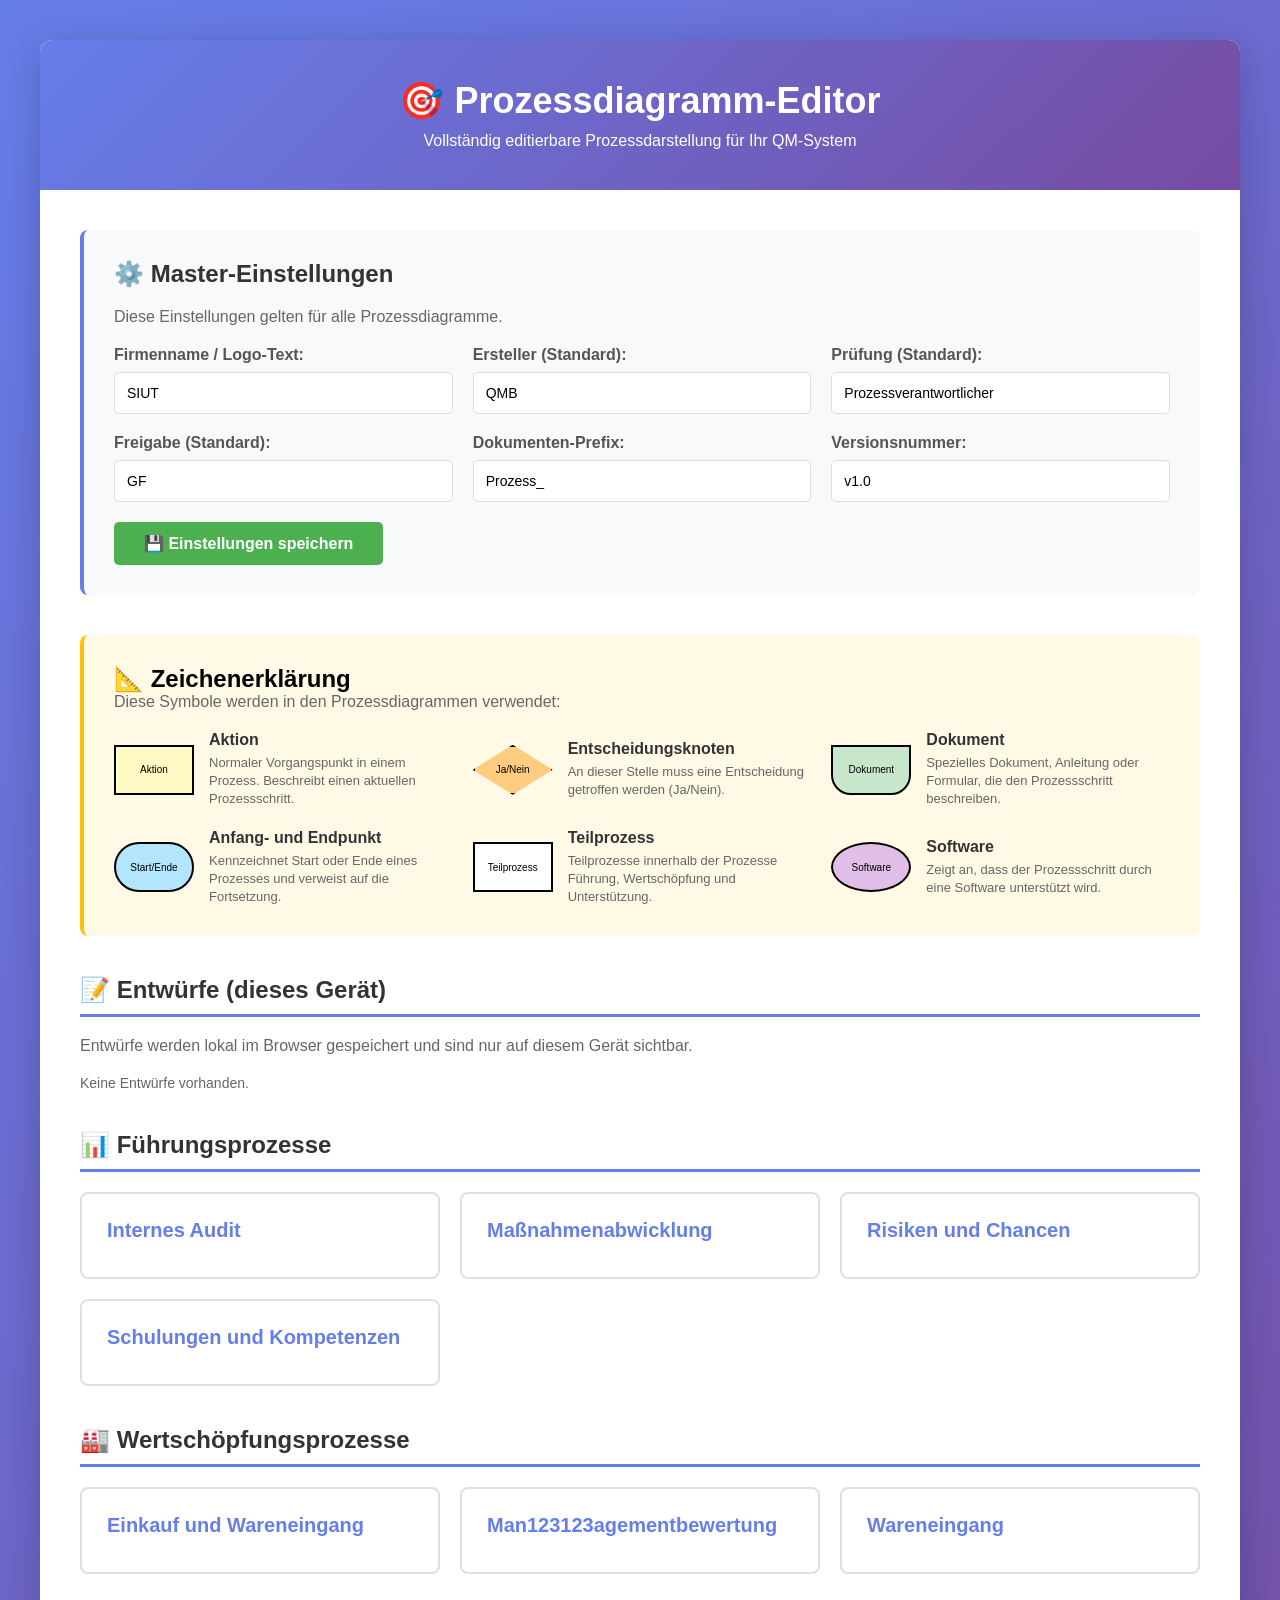
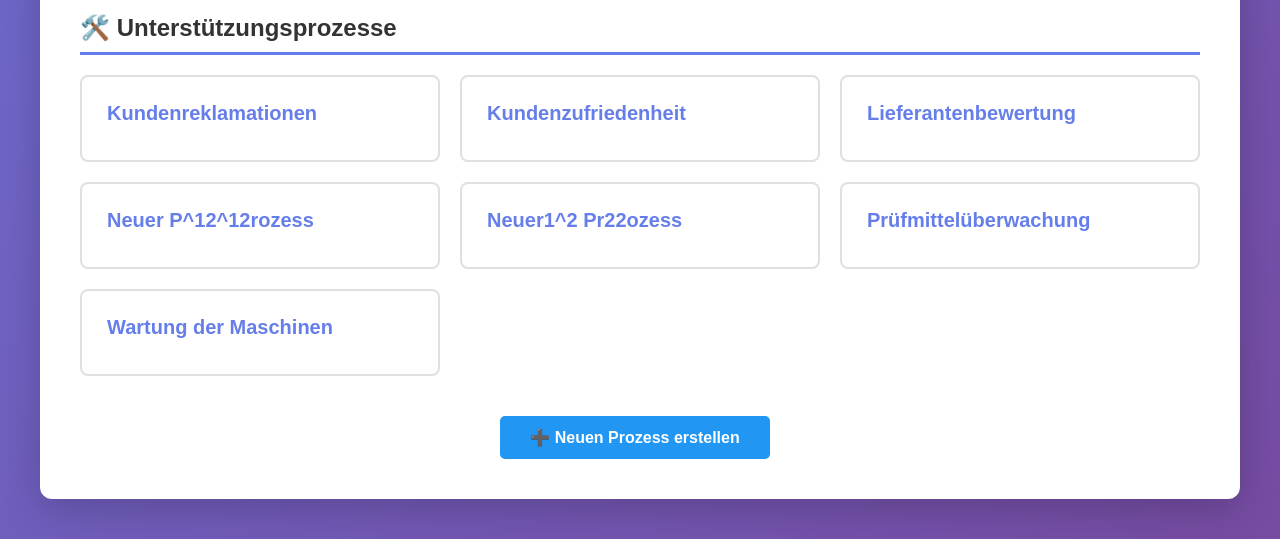
<file: index.html>
<!DOCTYPE html>
<html lang="de">
<head>
    <meta charset="UTF-8">
    <meta name="viewport" content="width=device-width, initial-scale=1.0">
    <title>Prozessdiagramm-Editor - Master</title>
    <style>
        * {
            margin: 0;
            padding: 0;
            box-sizing: border-box;
        }
        
        body {
            font-family: Arial, sans-serif;
            background: linear-gradient(135deg, #667eea 0%, #764ba2 100%);
            padding: 40px 20px;
            min-height: 100vh;
        }
        
        .container {
            max-width: 1200px;
            margin: 0 auto;
            background: white;
            border-radius: 12px;
            box-shadow: 0 10px 40px rgba(0,0,0,0.2);
            overflow: hidden;
        }
        
        .header {
            background: linear-gradient(135deg, #667eea 0%, #764ba2 100%);
            color: white;
            padding: 40px;
            text-align: center;
        }
        
        .header h1 {
            font-size: 36px;
            margin-bottom: 10px;
        }
        
        .content {
            padding: 40px;
        }
        
        .settings-section {
            background: #f8f9fa;
            padding: 30px;
            border-radius: 8px;
            margin-bottom: 40px;
            border-left: 4px solid #667eea;
        }
        
        .settings-section h2 {
            margin-bottom: 20px;
            color: #333;
        }
        
        .form-grid {
            display: grid;
            grid-template-columns: repeat(auto-fit, minmax(250px, 1fr));
            gap: 20px;
            margin-bottom: 20px;
        }
        
        .form-field label {
            display: block;
            margin-bottom: 8px;
            font-weight: bold;
            color: #555;
        }
        
        .form-field input {
            width: 100%;
            padding: 12px;
            border: 1px solid #ddd;
            border-radius: 5px;
            font-size: 14px;
        }
        
        .btn {
            background: #4CAF50;
            color: white;
            border: none;
            padding: 12px 30px;
            border-radius: 5px;
            cursor: pointer;
            font-size: 16px;
            font-weight: bold;
            margin-right: 10px;
        }
        
        .btn:hover {
            background: #45a049;
        }
        
        .btn-secondary {
            background: #2196F3;
        }
        
        .btn-secondary:hover {
            background: #0b7dda;
        }
        
        .process-grid {
            display: grid;
            grid-template-columns: repeat(auto-fill, minmax(300px, 1fr));
            gap: 20px;
        }
        
        .process-card {
            background: white;
            border: 2px solid #e0e0e0;
            border-radius: 8px;
            padding: 25px;
            text-decoration: none;
            color: inherit;
            transition: all 0.3s ease;
            cursor: pointer;
        }
        
        .process-card:hover {
            border-color: #667eea;
            box-shadow: 0 5px 20px rgba(102, 126, 234, 0.3);
            transform: translateY(-3px);
        }
        
        .process-card h3 {
            color: #667eea;
            margin-bottom: 10px;
            font-size: 20px;
        }
        
        .process-card p {
            color: #666;
            font-size: 14px;
            line-height: 1.6;
        }
        
        .category-title {
            font-size: 24px;
            color: #333;
            margin: 40px 0 20px 0;
            padding-bottom: 10px;
            border-bottom: 3px solid #667eea;
        }
        
        .success-message {
            background: #d4edda;
            color: #155724;
            padding: 15px;
            border-radius: 5px;
            margin-bottom: 20px;
            display: none;
        }
        
        .legend-section {
            background: #fff9e6;
            padding: 30px;
            border-radius: 8px;
            margin-bottom: 40px;
            border-left: 4px solid #ffc107;
        }
        
        .legend-grid {
            display: grid;
            grid-template-columns: repeat(auto-fit, minmax(300px, 1fr));
            gap: 20px;
            margin-top: 20px;
        }
        
        .legend-item {
            display: flex;
            align-items: center;
            gap: 15px;
        }
        
        .legend-shape {
            min-width: 80px;
            height: 50px;
            border: 2px solid #000;
            display: flex;
            align-items: center;
            justify-content: center;
            font-size: 10px;
            flex-shrink: 0;
        }
        
        .shape-action {
            background: #FFF9C4;
        }
        
        .shape-decision {
            background: #FFCC80;
            clip-path: polygon(50% 0%, 100% 50%, 50% 100%, 0% 50%);
        }
        
        .shape-document {
            background: #C8E6C9;
            border-radius: 0 0 20px 20px;
        }
        
        .shape-start-end {
            background: #B3E5FC;
            border-radius: 25px;
        }
        
        .shape-subprocess {
            background: white;
        }
        
        .shape-software {
            background: #E1BEE7;
            border-radius: 50%;
        }
        
        .legend-text {
            flex: 1;
        }
        
        .legend-text strong {
            display: block;
            margin-bottom: 5px;
            color: #333;
        }
        
        .legend-text p {
            font-size: 13px;
            color: #666;
            line-height: 1.4;
        }
    </style>
</head>
<body>
    <div class="container">
        <div class="header">
            <h1>🎯 Prozessdiagramm-Editor</h1>
            <p>Vollständig editierbare Prozessdarstellung für Ihr QM-System</p>
        </div>
        
        <div class="content">
            <!-- Master-Einstellungen -->
            <div class="settings-section">
                <h2>⚙️ Master-Einstellungen</h2>
                <p style="margin-bottom: 20px; color: #666;">Diese Einstellungen gelten für alle Prozessdiagramme.</p>
                
                <div class="success-message" id="successMessage">
                    ✅ Einstellungen erfolgreich gespeichert!
                </div>
                
                <div class="form-grid">
                    <div class="form-field">
                        <label>Firmenname / Logo-Text:</label>
                        <input type="text" id="masterLogo" placeholder="z.B. Nest OG" value="SIUT">
                    </div>
                    
                    <div class="form-field">
                        <label>Ersteller (Standard):</label>
                        <input type="text" id="masterErsteller" placeholder="z.B. QMB" value="QMB">
                    </div>
                    
                    <div class="form-field">
                        <label>Prüfung (Standard):</label>
                        <input type="text" id="masterPruefung" placeholder="z.B. Prozessverantwortlicher" value="Prozessverantwortlicher">
                    </div>
                    
                    <div class="form-field">
                        <label>Freigabe (Standard):</label>
                        <input type="text" id="masterFreigabe" placeholder="z.B. GF" value="GF">
                    </div>
                    
                    <div class="form-field">
                        <label>Dokumenten-Prefix:</label>
                        <input type="text" id="masterDocPrefix" placeholder="z.B. QM-DOC-" value="Prozess_">
                    </div>
                    
                    <div class="form-field">
                        <label>Versionsnummer:</label>
                        <input type="text" id="masterVersion" placeholder="z.B. v1.0" value="v1.0">
                    </div>
                </div>
                
                <button class="btn" onclick="saveMasterSettings()">💾 Einstellungen speichern</button>
            </div>
            
            <!-- Zeichenerklärung -->
            <div class="legend-section">
                <h2>📐 Zeichenerklärung</h2>
                <p style="margin-bottom: 20px; color: #666;">Diese Symbole werden in den Prozessdiagrammen verwendet:</p>
                
                <div class="legend-grid">
                    <div class="legend-item">
                        <div class="legend-shape shape-action">Aktion</div>
                        <div class="legend-text">
                            <strong>Aktion</strong>
                            <p>Normaler Vorgangspunkt in einem Prozess. Beschreibt einen aktuellen Prozessschritt.</p>
                        </div>
                    </div>
                    
                    <div class="legend-item">
                        <div class="legend-shape shape-decision">Ja/Nein</div>
                        <div class="legend-text">
                            <strong>Entscheidungsknoten</strong>
                            <p>An dieser Stelle muss eine Entscheidung getroffen werden (Ja/Nein).</p>
                        </div>
                    </div>
                    
                    <div class="legend-item">
                        <div class="legend-shape shape-document">Dokument</div>
                        <div class="legend-text">
                            <strong>Dokument</strong>
                            <p>Spezielles Dokument, Anleitung oder Formular, die den Prozessschritt beschreiben.</p>
                        </div>
                    </div>
                    
                    <div class="legend-item">
                        <div class="legend-shape shape-start-end">Start/Ende</div>
                        <div class="legend-text">
                            <strong>Anfang- und Endpunkt</strong>
                            <p>Kennzeichnet Start oder Ende eines Prozesses und verweist auf die Fortsetzung.</p>
                        </div>
                    </div>
                    
                    <div class="legend-item">
                        <div class="legend-shape shape-subprocess">Teilprozess</div>
                        <div class="legend-text">
                            <strong>Teilprozess</strong>
                            <p>Teilprozesse innerhalb der Prozesse Führung, Wertschöpfung und Unterstützung.</p>
                        </div>
                    </div>
                    
                    <div class="legend-item">
                        <div class="legend-shape shape-software">Software</div>
                        <div class="legend-text">
                            <strong>Software</strong>
                            <p>Zeigt an, dass der Prozessschritt durch eine Software unterstützt wird.</p>
                        </div>
                    </div>
                </div>
            </div>
            
            <!-- Prozessliste -->
            <h2 class="category-title">📝 Entwürfe (dieses Gerät)</h2>
            <p style="margin: 0 0 20px 0; color: #666;">Entwürfe werden lokal im Browser gespeichert und sind nur auf diesem Gerät sichtbar.</p>
            <div class="process-grid" id="draftGrid"></div>

            <h2 class="category-title">📊 Führungsprozesse</h2>
            <div class="process-grid" id="processGridFuehrung">
                <div class="process-card" onclick="openProcess('managementbewertung')">
                    <h3>Managementbewertung</h3>
                    <p>Jährliche Bewertung des QM-Systems durch die Geschäftsführung</p>
                </div>
                
                <div class="process-card" onclick="openProcess('risiken-chancen')">
                    <h3>Risiken und Chancen</h3>
                    <p>Ermittlung und Bewertung von Risiken und Chancen</p>
                </div>
                
                <div class="process-card" onclick="openProcess('internes-audit')">
                    <h3>Internes Audit</h3>
                    <p>Planung und Durchführung interner Audits</p>
                </div>
                
                <div class="process-card" onclick="openProcess('massnahmen')">
                    <h3>Maßnahmenabwicklung</h3>
                    <p>Verwaltung und Überwachung von Korrektur- und Verbesserungsmaßnahmen</p>
                </div>
                
                <div class="process-card" onclick="openProcess('schulungen')">
                    <h3>Schulungen und Kompetenzen</h3>
                    <p>Ermittlung Schulungsbedarf und Kompetenzentwicklung</p>
                </div>
            </div>
            
            <h2 class="category-title">🏭 Wertschöpfungsprozesse</h2>
            <div class="process-grid" id="processGridWertschoepfung">
                <div class="process-card" onclick="openProcess('einkauf')">
                    <h3>Einkauf und Wareneingang</h3>
                    <p>Beschaffungsprozess von der Anfrage bis zur Warenannahme</p>
                </div>
                
                <div class="process-card" onclick="openProcess('wareneingang')">
                    <h3>Wareneingang</h3>
                    <p>Prüfung und Freigabe eingehender Waren</p>
                </div>
            </div>
            
            <h2 class="category-title">🛠️ Unterstützungsprozesse</h2>
            <div class="process-grid" id="processGridUnterstuetzung">
                <div class="process-card" onclick="openProcess('kundenzufriedenheit')">
                    <h3>Kundenzufriedenheit</h3>
                    <p>Ermittlung und Bewertung der Kundenzufriedenheit</p>
                </div>
                
                <div class="process-card" onclick="openProcess('reklamationen')">
                    <h3>Kundenreklamationen</h3>
                    <p>Bearbeitung von Kundenbeschwerden und Reklamationen</p>
                </div>
                
                <div class="process-card" onclick="openProcess('lieferanten')">
                    <h3>Lieferantenbewertung</h3>
                    <p>Bewertung und Auswahl von Lieferanten</p>
                </div>
                
                <div class="process-card" onclick="openProcess('wartung')">
                    <h3>Wartung der Maschinen</h3>
                    <p>Planung und Durchführung von Maschinenwartungen</p>
                </div>
                
                <div class="process-card" onclick="openProcess('pruefmittel')">
                    <h3>Prüfmittelüberwachung</h3>
                    <p>Kalibrierung und Überwachung von Prüfmitteln</p>
                </div>
            </div>
            
            <div style="margin-top: 40px; text-align: center;">
                <button class="btn btn-secondary" onclick="openProcess('new')">➕ Neuen Prozess erstellen</button>
            </div>
        </div>
    </div>
    
    <script>
        function loadMasterConfig() {
            const saved = localStorage.getItem('masterConfig');
            if (saved) {
                const config = JSON.parse(saved);
                document.getElementById('masterLogo').value = config.logo || 'SIUT';
                document.getElementById('masterErsteller').value = config.ersteller || 'QMB';
                document.getElementById('masterPruefung').value = config.pruefung || 'Prozessverantwortlicher';
                document.getElementById('masterFreigabe').value = config.freigabe || 'GF';
                document.getElementById('masterDocPrefix').value = config.docPrefix || 'Prozess_';
                document.getElementById('masterVersion').value = config.version || 'v1.0';
            }
        }
        
        function saveMasterSettings() {
            const config = {
                logo: document.getElementById('masterLogo').value,
                ersteller: document.getElementById('masterErsteller').value,
                pruefung: document.getElementById('masterPruefung').value,
                freigabe: document.getElementById('masterFreigabe').value,
                docPrefix: document.getElementById('masterDocPrefix').value,
                version: document.getElementById('masterVersion').value,
                date: new Date().toISOString().split('T')[0]
            };
            
            localStorage.setItem('masterConfig', JSON.stringify(config));
            
            const msg = document.getElementById('successMessage');
            msg.style.display = 'block';
            setTimeout(() => {
                msg.style.display = 'none';
            }, 3000);
        }
        
        function openProcess(processName) {
            window.location.href = `editor.html?process=${processName}`;
        }

        function loadDrafts() {
            const grid = document.getElementById('draftGrid');
            if (!grid) return;

            const drafts = [];
            for (let i = 0; i < localStorage.length; i++) {
                const storageKey = localStorage.key(i);
                if (!storageKey || !storageKey.startsWith('process_')) continue;
                if (storageKey === 'process_new') continue;

                const key = storageKey.substring('process_'.length);
                if (!key) continue;

                try {
                    const raw = localStorage.getItem(storageKey);
                    if (!raw) continue;
                    const proc = JSON.parse(raw);
                    drafts.push({
                        key,
                        title: (proc && proc.title) ? String(proc.title) : key,
                        description: (proc && proc.description) ? String(proc.description) : ''
                    });
                } catch {
                    // ignore broken drafts
                }
            }

            if (drafts.length === 0) {
                grid.innerHTML = '<div style="color:#666; font-size:14px;">Keine Entwürfe vorhanden.</div>';
                return;
            }

            drafts.sort((a, b) => String(a.title).toLowerCase().localeCompare(String(b.title).toLowerCase(), 'de'));

            grid.innerHTML = '';
            for (const d of drafts) {
                const card = document.createElement('div');
                card.className = 'process-card';
                card.onclick = () => openProcess(d.key);

                const h3 = document.createElement('h3');
                h3.textContent = d.title;
                card.appendChild(h3);

                const pEl = document.createElement('p');
                pEl.textContent = d.description ? d.description : 'Entwurf (lokal gespeichert)';
                card.appendChild(pEl);

                grid.appendChild(card);
            }
        }

        function normalizeCategory(value) {
            if (value == null) return 'unterstuetzung';
            const raw = String(value).trim().toLowerCase();
            if (raw === 'fuehrung' || raw === 'wertschoepfung' || raw === 'unterstuetzung') return raw;
            if (raw === '1') return 'fuehrung';
            if (raw === '2') return 'wertschoepfung';
            if (raw === '3') return 'unterstuetzung';
            const s = raw
                .replace(/ä/g, 'ae')
                .replace(/ö/g, 'oe')
                .replace(/ü/g, 'ue')
                .replace(/ß/g, 'ss');
            if (s.includes('fuehr')) return 'fuehrung';
            if (s.includes('wert') || s.includes('schoepf')) return 'wertschoepfung';
            if (s.includes('unter') || s.includes('stuetz')) return 'unterstuetzung';
            return 'unterstuetzung';
        }

        function renderProcessGrid(gridEl, processes) {
            if (!gridEl) return;
            gridEl.innerHTML = '';

            const sorted = [...processes].sort((a, b) => {
                const ta = String(a?.title || a?.key || '').toLowerCase();
                const tb = String(b?.title || b?.key || '').toLowerCase();
                return ta.localeCompare(tb, 'de');
            });

            for (const p of sorted) {
                if (!p || typeof p.key !== 'string') continue;
                const key = p.key;
                const title = p.title || key;
                const desc = p.description || '';

                const card = document.createElement('div');
                card.className = 'process-card';
                card.onclick = () => openProcess(key);

                const h3 = document.createElement('h3');
                h3.textContent = title;
                card.appendChild(h3);

                const pEl = document.createElement('p');
                pEl.textContent = desc;
                card.appendChild(pEl);

                gridEl.appendChild(card);
            }
        }

        async function loadProcessCatalog() {
            try {
                const res = await fetch('data/processes.json', { cache: 'no-store' });
                if (!res.ok) throw new Error(`HTTP ${res.status}`);
                const json = await res.json();
                const processes = Array.isArray(json?.processes) ? json.processes : [];

                const fuehrung = [];
                const wertschoepfung = [];
                const unterstuetzung = [];

                for (const proc of processes) {
                    if (!proc || typeof proc.key !== 'string') continue;
                    const cat = normalizeCategory(proc.category);
                    if (cat === 'fuehrung') fuehrung.push(proc);
                    else if (cat === 'wertschoepfung') wertschoepfung.push(proc);
                    else unterstuetzung.push(proc);
                }

                renderProcessGrid(document.getElementById('processGridFuehrung'), fuehrung);
                renderProcessGrid(document.getElementById('processGridWertschoepfung'), wertschoepfung);
                renderProcessGrid(document.getElementById('processGridUnterstuetzung'), unterstuetzung);
            } catch (e) {
                // Fallback: keep static HTML list
                console.warn('Konnte Prozesse nicht dynamisch laden, nutze statische Liste.', e);
            }
        }
        
        window.addEventListener('load', () => {
            loadMasterConfig();
            loadDrafts();
            loadProcessCatalog();
        });
    </script>
</body>
</html>
</file>
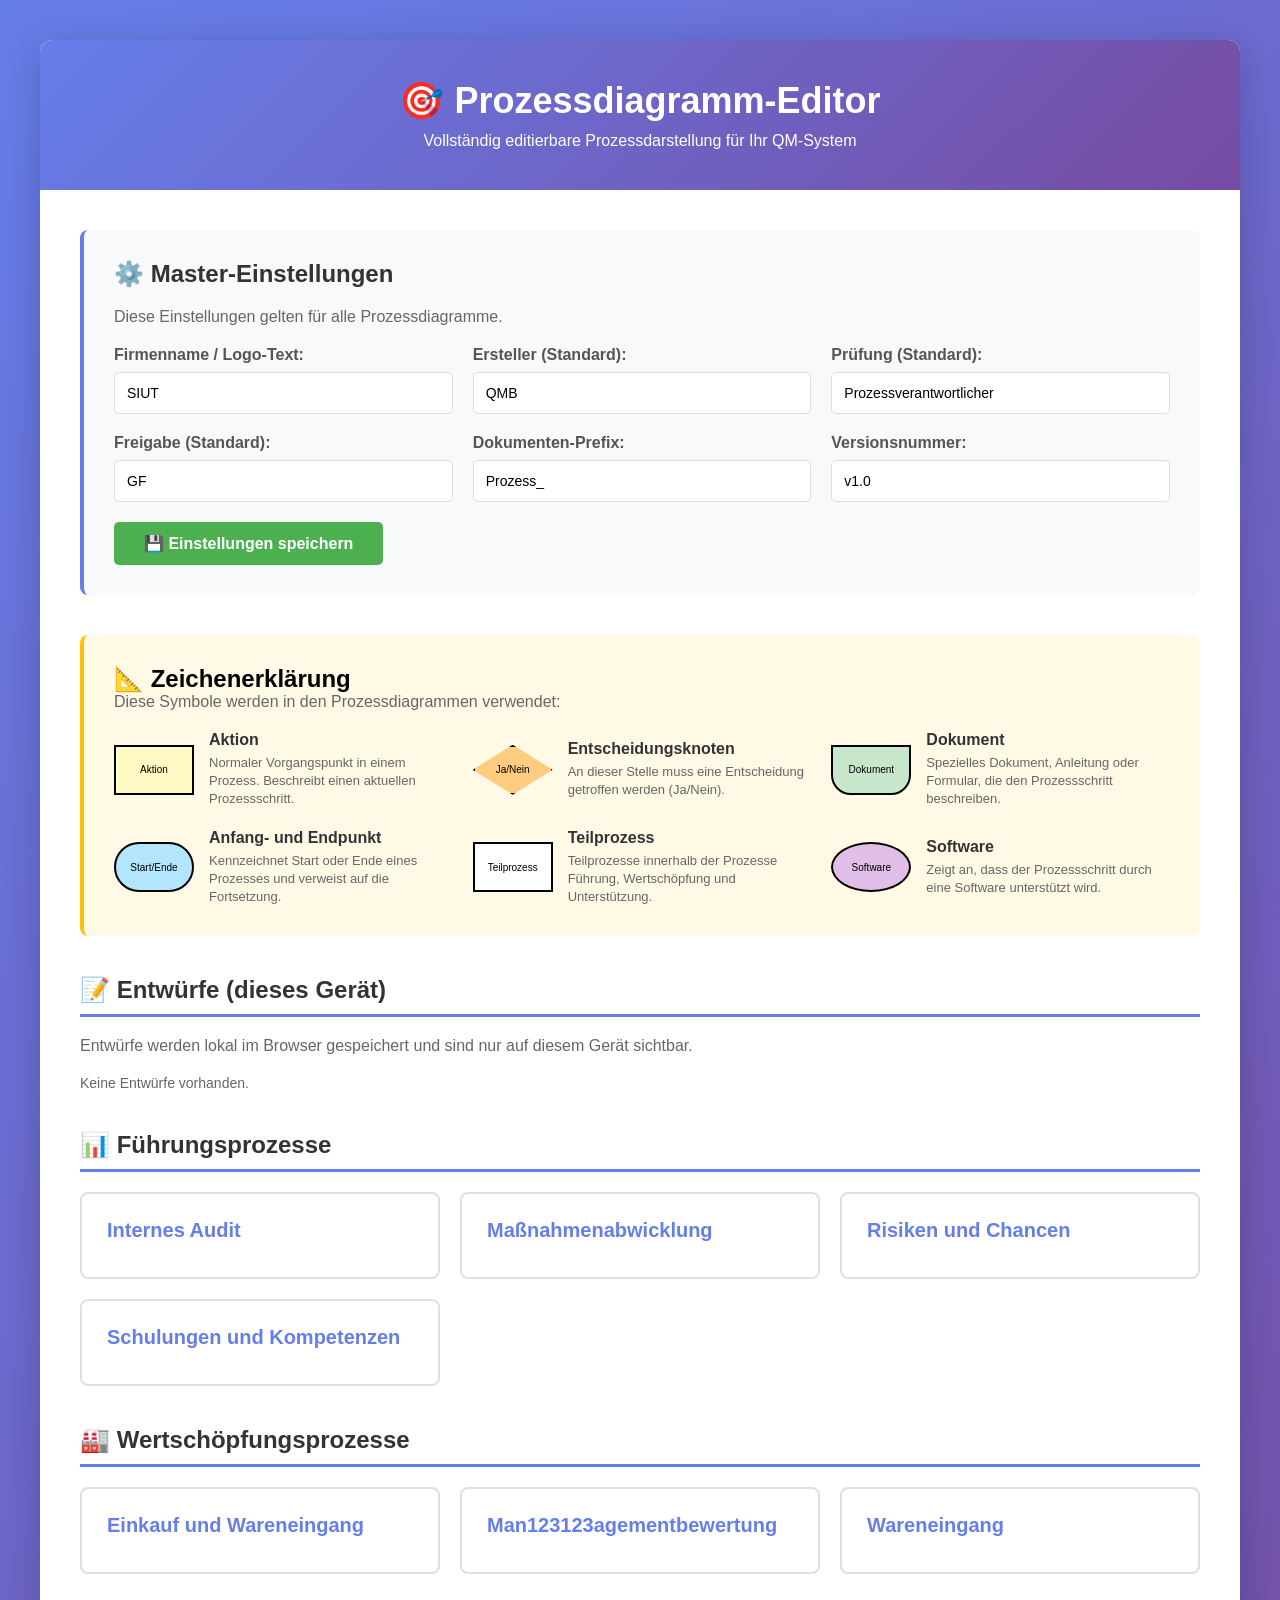
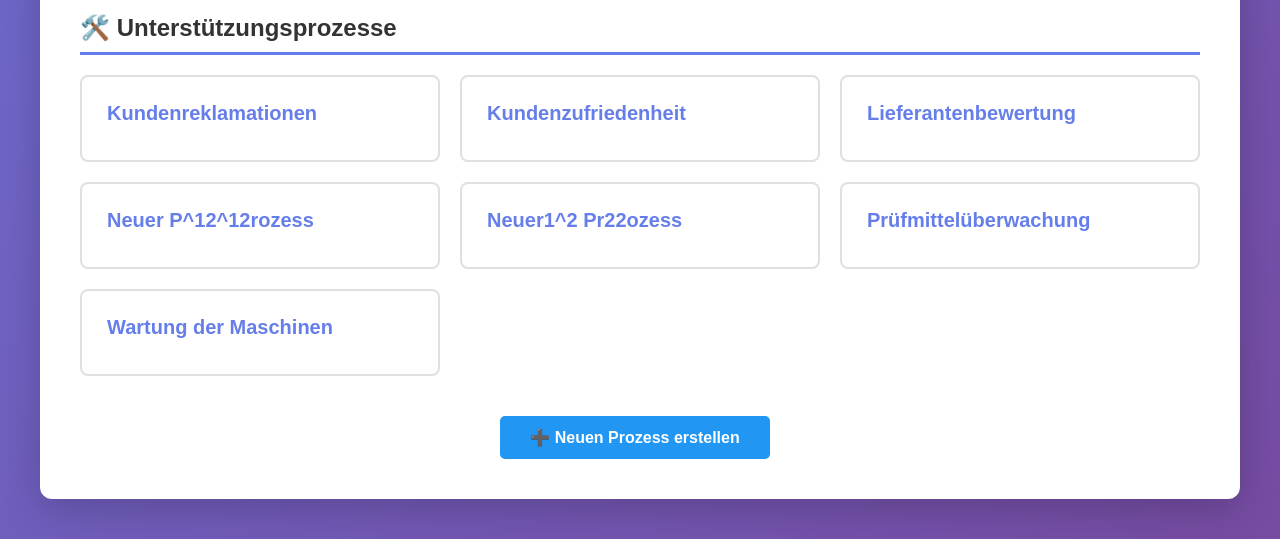
<file: editor.html>
<!DOCTYPE html>
<html lang="de">
<head>
    <meta charset="UTF-8">
    <meta name="viewport" content="width=device-width, initial-scale=1.0">
    <title>Prozess-Editor</title>
    <link rel="stylesheet" href="styles.css">
</head>
<body>
    <div class="editor-container">
        <!-- Toolbar -->
        <div class="toolbar">
            <a href="index.html" class="btn btn-back">← Zurück</a>
            
            <div class="toolbar-group">
                <button class="btn btn-primary" onclick="addBox('action')">➕ Aktion</button>
                <button class="btn" onclick="addBox('decision')">◆ Entscheidung</button>
                <button class="btn" onclick="addBox('document')">📄 Dokument</button>
                <button class="btn" onclick="addBox('start-end')">⚪ Start/Ende</button>
                <button class="btn" onclick="addBox('subprocess')">📋 Teilprozess</button>
                <button class="btn" onclick="addBox('software')">💻 Software</button>
            </div>
            
            <div class="toolbar-group">
                <button class="btn" onclick="addSwimlane()">🏊 Swimlane hinzufügen</button>
                <button class="btn" id="connectionBtn" onclick="toggleConnectionMode()">🔗 Verbindung erstellen</button>
            </div>
            
            <div class="toolbar-group">
                <button class="btn btn-success" onclick="saveProcess()">💾 Speichern</button>
                <button class="btn btn-success" onclick="publishProcess()">🌍 Veröffentlichen</button>
                <button class="btn" onclick="deletePublishedProcess()">🗑️ Prozess löschen</button>
                <button class="btn" onclick="exportHTML()">📥 Als HTML exportieren</button>
                <button class="btn" onclick="window.print()">🖨️ Drucken</button>
            </div>

            <div class="toolbar-group toolbar-auth">
                <span class="auth-status" id="authStatus">Login: …</span>
                <button class="btn" id="authBtn" type="button">Login</button>
            </div>
        </div>
        
        <!-- Connection Mode Info -->
        <div class="connection-info" id="connectionInfo" style="display: none;">
            🔗 <strong>Verbindungs-Modus aktiv:</strong> Klicken Sie auf Startbox, dann auf Zielbox. Label optional (z.B. "Ja", "Nein").
            <button onclick="toggleConnectionMode()">Abbrechen</button>
        </div>
        
        <!-- Process Container -->
        <div class="process-container" id="processContainer">
            <!-- Wird dynamisch gefüllt -->
        </div>
    </div>
    
    <script src="https://identity.netlify.com/v1/netlify-identity-widget.js"></script>
    <script src="process-data.js"></script>
    <script src="editor.js"></script>
</body>
</html>
</file>
<file: styles.css>
/* Reset & Base Styles */
* {
    margin: 0;
    padding: 0;
    box-sizing: border-box;
}

body {
    font-family: Arial, sans-serif;
    background: #f0f0f0;
    overflow-x: hidden;
}

/* Editor Container */
.editor-container {
    min-height: 100vh;
}

/* Toolbar */
.toolbar {
    background: white;
    padding: 15px 20px;
    box-shadow: 0 2px 8px rgba(0,0,0,0.1);
    display: flex;
    gap: 15px;
    flex-wrap: wrap;
    align-items: center;
    position: sticky;
    top: 0;
    z-index: 100;
}

.toolbar-group {
    display: flex;
    gap: 8px;
    flex-wrap: wrap;
}

.toolbar-auth {
    margin-left: auto;
    align-items: center;
}

.auth-status {
    font-size: 12px;
    color: #555;
    padding: 0 6px;
    user-select: none;
}

/* Buttons */
.btn {
    padding: 10px 18px;
    border: 1px solid #ccc;
    border-radius: 5px;
    background: white;
    cursor: pointer;
    font-size: 14px;
    text-decoration: none;
    color: #333;
    font-family: Arial, sans-serif;
    transition: all 0.2s;
}

.btn:hover {
    background: #f5f5f5;
    transform: translateY(-1px);
}

.btn-primary {
    background: #4CAF50;
    color: white;
    border-color: #4CAF50;
}

.btn-primary:hover {
    background: #45a049;
}

.btn-success {
    background: #2196F3;
    color: white;
    border-color: #2196F3;
}

.btn-success:hover {
    background: #0b7dda;
}

.btn-back {
    background: #667eea;
    color: white;
    border-color: #667eea;
}

.btn-back:hover {
    background: #5568d3;
}

/* Connection Info */
.connection-info {
    background: #fff3cd;
    border: 2px solid #ffc107;
    padding: 12px 20px;
    margin: 15px 20px;
    border-radius: 5px;
    display: flex;
    align-items: center;
    justify-content: space-between;
}

.connection-info button {
    padding: 6px 15px;
    background: #dc3545;
    color: white;
    border: none;
    border-radius: 4px;
    cursor: pointer;
}

/* Process Container */
.process-container {
    margin: 20px;
    background: white;
    border-radius: 8px;
    box-shadow: 0 2px 8px rgba(0,0,0,0.1);
    overflow: hidden;
}

.process-header {
    padding: 25px;
    border-bottom: 2px solid #333;
    display: flex;
    justify-content: space-between;
    align-items: center;
}

.process-title {
    font-size: 26px;
    font-weight: bold;
    cursor: text;
}

.process-description {
    margin-top: 6px;
    font-size: 13px;
    color: #555;
    cursor: text;
    min-height: 18px;
}

.process-description:hover {
    background: #f0f8ff;
}

.process-title:hover {
    background: #f0f8ff;
}

.logo-area {
    font-size: 32px;
    font-weight: bold;
    font-family: 'Courier New', monospace;
    cursor: text;
}

.logo-area:hover {
    background: #f0f8ff;
}

/* Canvas */
.canvas-wrapper {
    overflow: auto;
    padding: 20px;
}

.canvas {
    min-width: 1400px;
    position: relative;
    border: 2px solid #333;
}

/* Swimlanes */
.swimlane {
    border-bottom: 2px solid #333;
    min-height: 300px;
    position: relative;
    display: flex;
}

.swimlane-resize {
    position: absolute;
    left: 0;
    right: 0;
    bottom: 0;
    height: 12px;
    cursor: row-resize;
    z-index: 4;
}

.swimlane-resize:hover {
    background: rgba(0, 0, 0, 0.04);
}

.swimlane:last-child {
    border-bottom: none;
}

.swimlane-label {
    width: 80px;
    background: white;
    border-right: 2px solid #333;
    writing-mode: vertical-rl;
    text-orientation: mixed;
    display: flex;
    align-items: center;
    justify-content: center;
    font-weight: bold;
    font-size: 14px;
    padding: 10px 5px;
    cursor: text;
    position: relative;
}

.swimlane-label:hover {
    background: #f0f8ff;
}

.swimlane-label .delete-lane {
    position: absolute;
    top: 5px;
    right: 5px;
    background: #dc3545;
    color: white;
    border: none;
    width: 20px;
    height: 20px;
    border-radius: 3px;
    cursor: pointer;
    font-size: 12px;
    display: none;
}

.swimlane:hover .delete-lane {
    display: block;
}

.swimlane-content {
    flex: 1;
    position: relative;
    padding: 20px;
    background: white;
}

/* Process Boxes */
.process-box {
    position: absolute;
    padding: 12px;
    border: 2px solid #000;
    cursor: move;
    display: flex;
    align-items: center;
    justify-content: center;
    text-align: center;
    font-size: 11px;
    line-height: 1.3;
    user-select: none;
    z-index: 2;
    transition: box-shadow 0.2s;
}

.process-box:hover {
    box-shadow: 0 3px 12px rgba(0,0,0,0.2);
}

.process-box.selected {
    box-shadow: 0 0 0 3px #2196F3;
    z-index: 3;
}

.process-box.dragging {
    opacity: 0.5;
}

.process-box span {
    cursor: text;
    width: 100%;
}

.process-box .delete-box {
    position: absolute;
    top: -10px;
    right: -10px;
    background: #dc3545;
    color: white;
    border: none;
    width: 20px;
    height: 20px;
    border-radius: 50%;
    cursor: pointer;
    font-size: 12px;
    display: none;
    z-index: 10;
}

.process-box:hover .delete-box {
    display: block;
}

.process-box.selected .delete-box {
    display: block;
}

/* Box Types */
.box-action {
    background: #FFF9C4;
    min-width: 140px;
    min-height: 60px;
}

.box-decision {
    background: #FFCC80;
    width: 120px;
    height: 120px;
    clip-path: polygon(50% 0%, 100% 50%, 50% 100%, 0% 50%);
}

/* Decision boxes are clipped (diamond). Keep delete button inside the shape. */
.box-decision .delete-box {
    top: 4px;
    left: 50%;
    right: auto;
    transform: translateX(-50%);
}

.box-document {
    background: #C8E6C9;
    border-radius: 0 0 20px 20px;
    min-width: 120px;
    min-height: 70px;
}

.box-start-end {
    background: #B3E5FC;
    border-radius: 30px;
    min-width: 140px;
    min-height: 60px;
}

.box-subprocess {
    background: white;
    border: 2px solid #000;
    min-width: 140px;
    min-height: 80px;
}

.box-software {
    background: #E1BEE7;
    border-radius: 50%;
    width: 100px;
    height: 100px;
}

/* Free text note (created via double click) */
.box-text {
    background: transparent;
    border: none;
    padding: 4px 6px;
    min-width: 40px;
    min-height: 18px;
    user-select: text;
}

/* Arrows */
.arrow-layer {
    position: absolute;
    top: 0;
    left: 0;
    width: 100%;
    height: 100%;
    pointer-events: none;
    z-index: 1;
}

.arrow-line {
    stroke: #000;
    stroke-width: 2;
    fill: none;
}

.arrow-label {
    font-size: 11px;
    font-family: Arial, sans-serif;
    font-weight: bold;
}

.delete-connection {
    cursor: pointer;
    fill: #dc3545;
    opacity: 0.7;
}

.delete-connection:hover {
    opacity: 1;
}

/* Footer */
.process-footer {
    padding: 15px 20px;
    border-top: 2px solid #333;
    display: grid;
    grid-template-columns: repeat(4, 1fr);
    gap: 15px;
    font-size: 11px;
    background: #f9f9f9;
}

.footer-field {
    display: flex;
    flex-direction: column;
}

.footer-label {
    font-weight: bold;
    margin-bottom: 5px;
}

.footer-value {
    border: 1px solid #ccc;
    padding: 8px;
    background: white;
    min-height: 30px;
    cursor: text;
}

.footer-value:hover {
    background: #f0f8ff;
}

/* Editable Content */
[contenteditable="true"]:focus {
    outline: 2px dashed #2196F3;
    background: #f0f8ff;
}

/* Context Menu */
.context-menu {
    position: fixed;
    background: white;
    border: 1px solid #ccc;
    border-radius: 5px;
    box-shadow: 0 3px 12px rgba(0,0,0,0.2);
    z-index: 1000;
    display: none;
    min-width: 180px;
}

.context-menu button {
    display: block;
    width: 100%;
    padding: 10px 15px;
    border: none;
    background: white;
    text-align: left;
    cursor: pointer;
    font-size: 13px;
}

.context-menu button:hover {
    background: #f0f0f0;
}

/* Print Styles */
@media print {
    .toolbar, .connection-info, .delete-box, .delete-lane, .context-menu {
        display: none !important;
    }
    
    body {
        background: white;
    }
    
    .editor-container {
        margin: 0;
    }
    
    .process-container {
        margin: 0;
        box-shadow: none;
    }
    
    .process-box {
        cursor: default;
    }
}

/* Responsive */
@media (max-width: 768px) {
    .toolbar {
        position: relative;
    }
    
    .canvas {
        min-width: 100%;
    }
}
</file>
